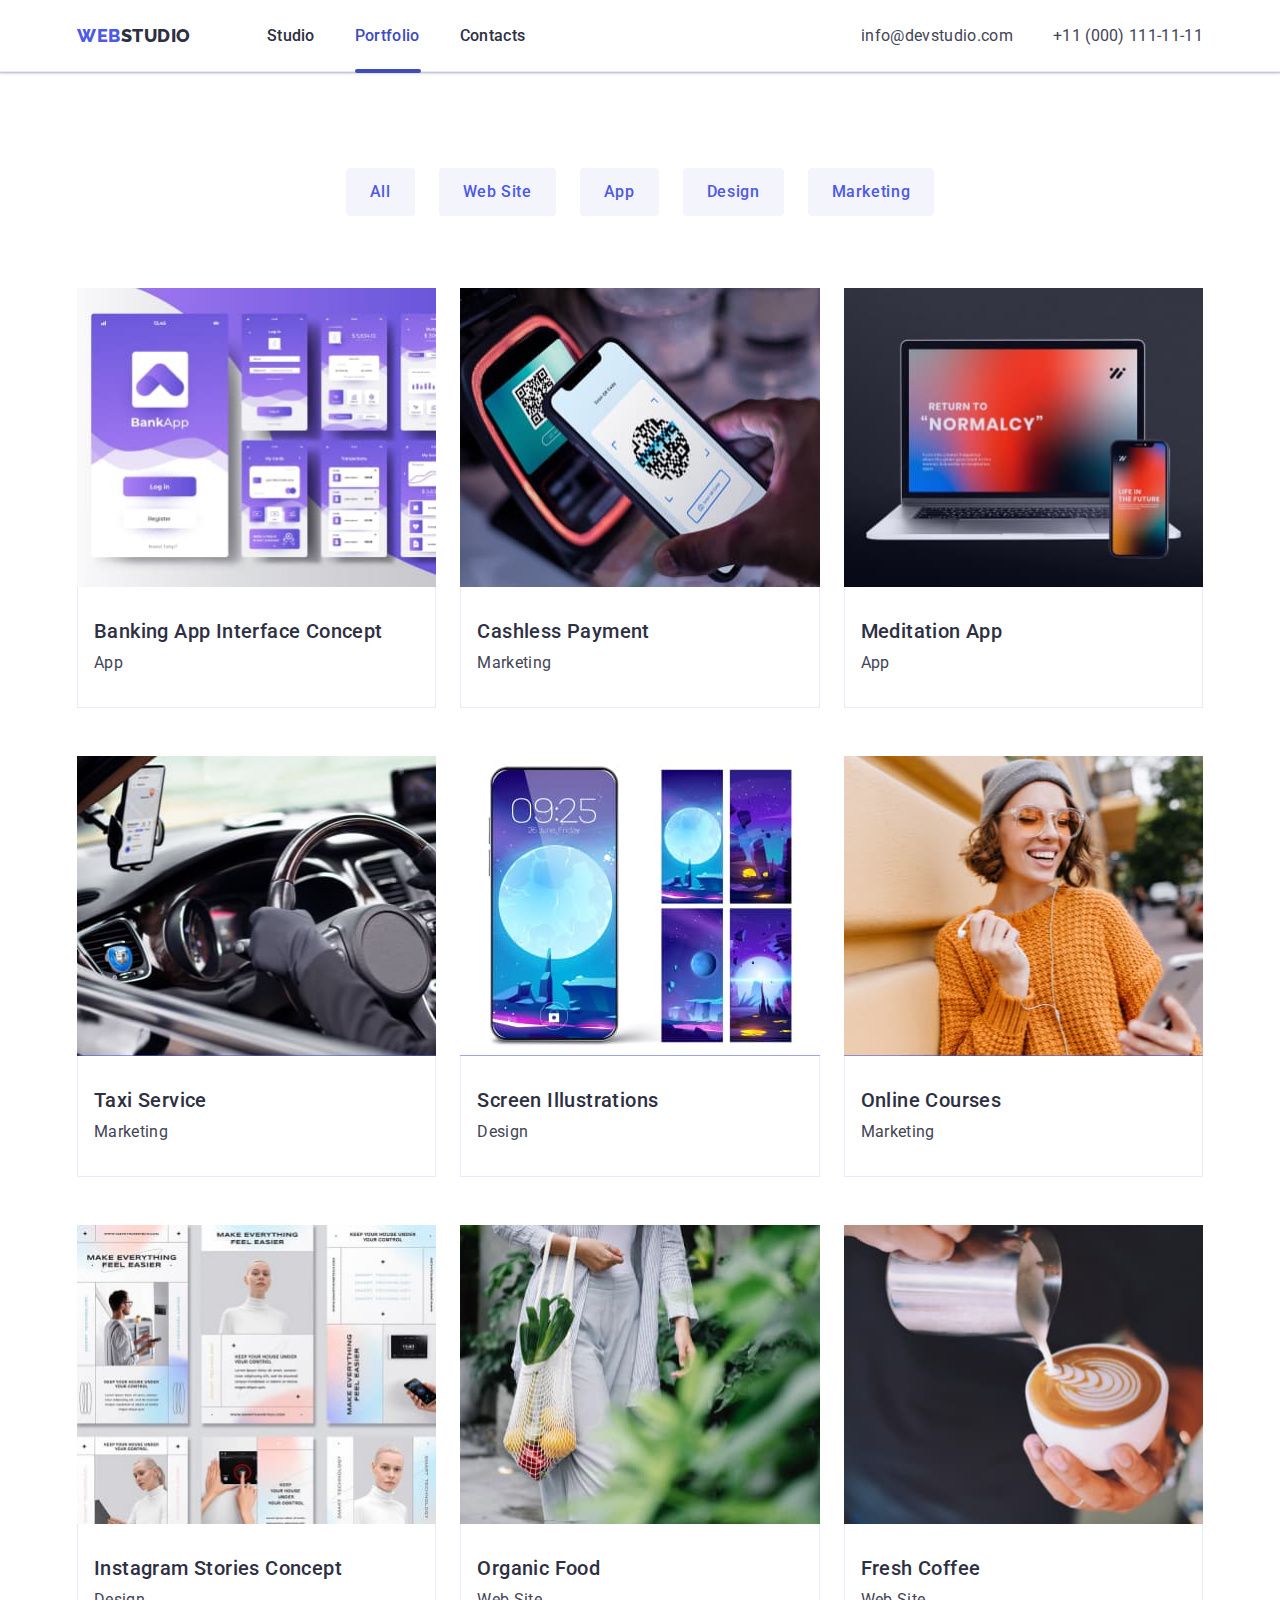
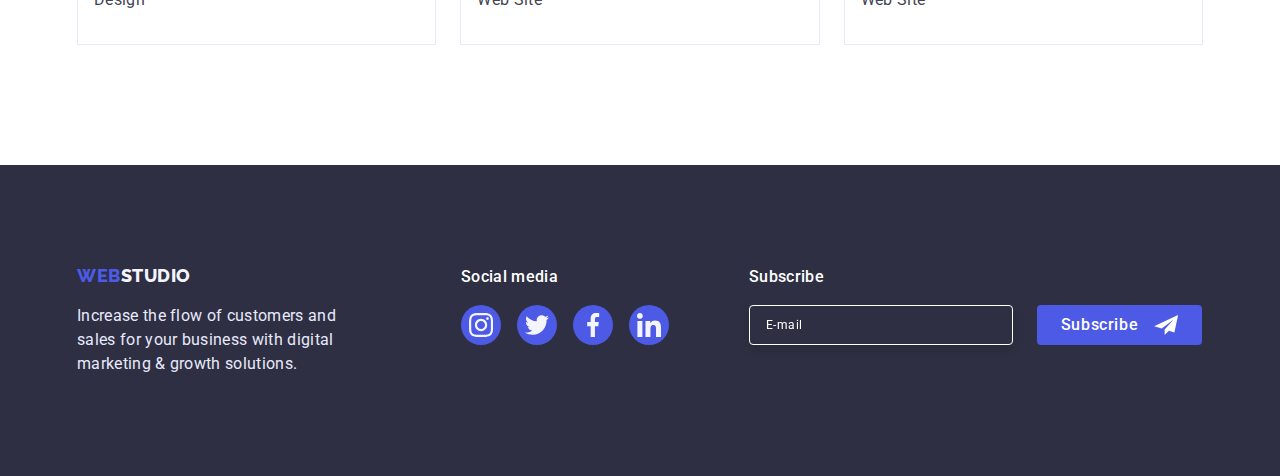
<file: portfolio.html>
<!DOCTYPE html>
<html lang="en">
<head>
    <meta charset="UTF-8">
    <meta http-equiv="X-UA-Compatible" content="IE=edge">
    <meta name="viewport" content="width=device-width, initial-scale=1.0">
    <title>Portfolio</title>
    <link rel="preconnect" href="https://fonts.googleapis.com">
    <link rel="preconnect" href="https://fonts.gstatic.com" crossorigin>
    <link href="https://fonts.googleapis.com/css2?family=Raleway:wght@800&family=Roboto:wght@400;500;700;900&display=swap" rel="stylesheet">
    <link rel="stylesheet" href="https://cdnjs.cloudflare.com/ajax/libs/modern-normalize/1.1.0/modern-normalize.min.css">
    <link href="./css/styles.css" rel="stylesheet">
</head>
<body>
    <header class="header">
      <di class="header-div container">
      <nav class="header-nav">
        <a class="link logo" href="./index.html">
        Web<span class="accent">Studio</span>
          </a>
          <ul class="header-list list">
            <li class="header-item">
              <a class="header-link link" href="./index.html">Studio</a>
            </li>
            <li class="header-item">
              <a class="stick-port header-active header-link link" href="./portfolio.html">Portfolio</a>
            </li>
            <li class="header-item">
              <a class="header-link link" href="">Contacts</a>
            </li>
          </ul>
        </nav>
        <address class="header-add">
          <ul class="add-list list">
            <li class="header-mail link"><a class="header-contacts link" href="mailto:info@devstudio.com">info@devstudio.com</a></li>
            <li class="header-number link"><a class="header-contacts link" href="tel:+110001111111">+11 (000) 111-11-11</a></li>
          </ul>
          </div>
        </address>
      </header>
      <main>
        <section class="buttons-list">
          <div class="container">
          <h1 class="visually-hidden">joke</h1>
          <ul class="buttons-ul list">
            <li>
              <button class="buttons" type="button">All</button>
            </li>
            <li>
              <button class="buttons" type="button">Web Site</button>
            </li>
            <li>
              <button class="buttons" type="button">App</button>
            </li>
            <li>
              <button class="buttons" type="button">Design</button>
            </li>
            <li>
              <button class="buttons" type="button">Marketing</button>
            </li>
          </ul>
          <ul class="port-list list">
            <li class="port-item">
              <a class="port-a link" href="#">
                <div class="port-top-wrap">
                <img class="port-img" src="./images/bank.jpg" width="360" height="300" alt="bank">
                <p class="port-cover-text">
                  14 Stylish and User-Friendly App Design Concepts · 
                  Task Manager App · Calorie Tracker App · 
                  Exotic Fruit Ecommerce App · Cloud Storage App
                </p>
                </div>
                <div class="port-border">
                <h2 class="port-name">Banking App Interface Concept</h2>
                <p class="port-category">App</p>
                </div>
              </a>
            </li>
            <li class="port-item">
              <a class="port-a link" href="#">
                <div class="port-top-wrap">
                <img class="port-img link" src="./images/payment.jpg" width="360" height="300" alt="payment">
                <p class="port-cover-text">
                  14 Stylish and User-Friendly App Design Concepts · 
                  Task Manager App · Calorie Tracker App · 
                  Exotic Fruit Ecommerce App · Cloud Storage App
                </p>
                </div>
                <div class="port-border">
                <h2 class="port-name">Cashless Payment</h2>
                <p class="port-category">Marketing</p>
                </div>
              </a>
            </li>
            <li class="port-item">
              <a class="port-a link" href="#">
                <div class="port-top-wrap">
                <img class="port-img link" src="./images/meditation.jpg" width="360" height="300" alt="meditation">
                <p class="port-cover-text">
                  14 Stylish and User-Friendly App Design Concepts · 
                  Task Manager App · Calorie Tracker App · 
                  Exotic Fruit Ecommerce App · Cloud Storage App
                </p>
                </div>
                <div class="port-border">
                <h2 class="port-name">Meditation App</h2>
                <p class="port-category">App</p>
                </div>
            </a>
            </li>
            <li class="port-item">
              <a class="port-a link" href="#">
                <div class="port-top-wrap">
                <img class="port-img link" src="./images/taxi.jpg" width="360" height="300" alt="taxi">
                <p class="port-cover-text">
                  14 Stylish and User-Friendly App Design Concepts · 
                  Task Manager App · Calorie Tracker App · 
                  Exotic Fruit Ecommerce App · Cloud Storage App
                </p>
                </div>
                <div class="port-border">
                <h2 class="port-name">Taxi Service</h2>
                <p class="port-category">Marketing</p>
                </div>
            </a>
            </li>
            <li class="port-item">
              <a class="port-a link" href="#">
                <div class="port-top-wrap">
                <img class="port-img link" src="./images/screen.jpg" width="360" height="300" alt="screen">
                <p class="port-cover-text">
                  14 Stylish and User-Friendly App Design Concepts · 
                  Task Manager App · Calorie Tracker App · 
                  Exotic Fruit Ecommerce App · Cloud Storage App
                </p>
                </div>
                <div class="port-border">
                <h2 class="port-name">Screen Illustrations</h2>
                <p class="port-category">Design</p>
                </div>
              </a>
            </li>
            <li class="port-item">
              <a class="port-a link" href="#">
                <div class="port-top-wrap">
                <img class="port-img link" src="./images/courses.jpg" width="360" height="300" alt="courses">
                <p class="port-cover-text">
                  14 Stylish and User-Friendly App Design Concepts · 
                  Task Manager App · Calorie Tracker App · 
                  Exotic Fruit Ecommerce App · Cloud Storage App
                </p>
                </div>
                <div class="port-border">
                <h2 class="port-name">Online Courses</h2>
                <p class="port-category">Marketing</p>
                </div>
              </a>
            </li>
            <li class="port-item">
              <a class="port-a link" href="#">
                <div class="port-top-wrap">
                <img class="port-img link" src="./images/insta.jpg" width="360" height="300" alt="insta">
                <p class="port-cover-text">
                  14 Stylish and User-Friendly App Design Concepts · 
                  Task Manager App · Calorie Tracker App · 
                  Exotic Fruit Ecommerce App · Cloud Storage App
                </p>
                </div>
                <div class="port-border">
                <h2 class="port-name">Instagram Stories Concept</h2>
                <p class="port-category">Design</p>
                </div>
              </a>
            </li>
            <li class="port-item">
              <a class="port-a link" href="#">
                <div class="port-top-wrap">
                <img class="port-img link" src="./images/food.jpg" width="360" height="300" alt="food">
                <p class="port-cover-text">
                  14 Stylish and User-Friendly App Design Concepts · 
                  Task Manager App · Calorie Tracker App · 
                  Exotic Fruit Ecommerce App · Cloud Storage App
                </p>
                </div>
                <div class="port-border">
                <h2 class="port-name">Organic Food</h2>
                <p class="port-category">Web Site</p>
                </div>
              </a>
            </li>
            <li class="port-item">
              <a class="port-a link" href="#">
                <div class="port-top-wrap">
                <img class="port-img link" src="./images/coffee.jpg" width="360" height="300" alt="coffee">
                <p class="port-cover-text">
                  14 Stylish and User-Friendly App Design Concepts · 
                  Task Manager App · Calorie Tracker App · 
                  Exotic Fruit Ecommerce App · Cloud Storage App
                </p>
                </div>
                <div class="port-border">
                <h2 class="port-name">Fresh Coffee</h2>
                <p class="port-category">Web Site</p>
                </div>
              </a>
            </li>
          </ul>
        </div>
        </section>
      </main>
      <footer class="footer">
        <div class="container footer-div">
          <div class="footer-main">
          <a class="link logo" href="./index.html">
          Web<span class="accent-footer">Studio</span>
          </a>
        <p class="footer-text">
          Increase the flow of customers and sales for your business with digital
          marketing & growth solutions.
        </p>
          </div>
        <div class="footer-soc-div">
          <p class="footer-p">Social media</p>
          <ul class="footer-soc list">
            <li class="footer-li">
              <a class="footer-link link" href="">
                <svg width="24" height="24" class="footer-soc-icon">
                  <use href="./images/icons.svg#icon-instagram-2"></use>
                </svg>
              </a>
            </li>
            <li class="footer-li">
              <a class="footer-link link" href="">
                <svg width="24" height="24" class="footer-soc-icon">
                  <use href="./images/icons.svg#icon-twitter-1"></use>
                </svg>
              </a>
            </li>
            <li class="footer-li">
              <a class="footer-link link" href="">
                <svg width="24" height="24" class="footer-soc-icon">
                  <use href="./images/icons.svg#icon-facebook-1"></use>
                </svg>
              </a>
            </li>
            <li class="footer-li">
              <a class="footer-link link" href="">
                <svg width="24" height="24" class="footer-soc-icon">
                  <use href="./images/icons.svg#icon-linkedin-1"></use>
                </svg>
              </a>
            </li>
          </ul>
        </div>
        <div class="footer-sub">
          <p class="subscribe-p">Subscribe</p>
          <form class="footer-form">
              <input class="footer-input" type="text" placeholder="E-mail" />
              <button type="submit" class="footer-button">Subscribe
              <svg width="24" height="20" class="footer-tg">
                <use href="./images/icons.svg#icon-tg"></use>
              </svg>
            </button>
          </form>
        </div>
      </div>
    </footer>
</body>
</html>
</file>
<file: css/styles.css>
body {
    font-family: 'Roboto', sans-serif;
    color: var(--gray-color);}
.logo {
        font-family: "Raleway", sans-serif;
        font-weight: 800;
        font-size: 18px;
        line-height: 1.17;
        letter-spacing: 0.03em;
        text-transform: uppercase;
        color: var(--brand-color);
        margin: 0;padding: 0;
        margin-right: 76px;
      }
.header{background-color: var(--white-color);
    /*border-bottom: 1px solid var(--lighter-color);
    box-shadow: 
    0px 2px 1px rgba(46, 47, 66, 0.08), 
    0px 1px 1px rgba(46, 47, 66, 0.16), 
    0px 1px 6px rgba(46, 47, 66, 0.08);*/}
.header-link{
    color: var(--darker-color);
    font-weight: 500;
    font-size: 16px;
    line-height: 1.5;
    letter-spacing: 0.02em;
    position: relative; 
    padding-top: 24px;
    padding-bottom: 24px;
    display: block;}
.header-link::after{display: block;
                    width: 100%;
                    content: '';
                    position: absolute;
                    left: 0;
                    margin-bottom: -1px;
                    bottom: 0;
                    height: 4px;
                    background: var(--violet-color);
                    border-radius: 2px;
                    transform: scaleX(0);
                    transition: transform 250ms cubic-bezier(0.4, 0, 0.2, 1);}
.header-link:hover, .header-link:focus{color: var(--violet-color);}
.header-link:hover::after{transform: scaleX(1);}
.header-active{color: var(--violet-color);}
.stick::before{content: ""; 
    width: 48px;
    height: 4px;
    display: block;
    background-color: var(--violet-color);
    position: absolute;
    border-radius: 2px;
    bottom: -1px;}
.stick-port::before{content: ""; 
    width: 66px;
    height: 4px;
    display: block;
    background-color: var(--violet-color);
    position: absolute;
    border-radius: 2px;
    bottom: -1px;}
/*.header-div{display: flex;}*/
.header-list{gap: 40px;
             margin: 0; padding: 0;
             display: none;}
.header-item{display: none;}
.header-nav{/*display: flex;*/
            /*display: none;*/
            align-items: center;
            /*padding-top: 24px;
            padding-bottom: 24px;*/}
.header-contacts{color: var(--gray-color); 
                 font-style: normal;
                 transition: color 250ms cubic-bezier(0.4, 0, 0.2, 1);
                 flex-wrap: wrap;}
.header-contacts:hover, .header-contacts:focus{color: var(--violet-color);}
.header-add{list-style: none;
            display: none;
            font-style: normal; 
            /*margin-left: 332px;*/ 
            /*padding-top: 24px; 
            padding-bottom: 24px;*/}
.header-but-menu{display: flex;
                 background: none;
                 border: none;
                 margin-left: auto;
                 align-items: center;
                 justify-content: center;
                 padding: 0;}
.header-menu{stroke: var(--darker-color);
             margin-left: auto;}
.header-mail{margin-right: 40px;
    font-size: 16px;
    line-height: 1.5;
    letter-spacing: 0.02em;
    color: var(--gray-color);
    padding: 0;}
.header-number{
    font-size: 16px;
    line-height: 1.5;
    letter-spacing: 0.02em;
    color: var(--gray-color);
    text-transform: uppercase;
    margin-right: 156px;
    margin: 0;
    padding: 0;}

/*____SECTION ONE____*/

.sec-one{background-color: var(--darker-color);
        background-image: linear-gradient( rgba(46, 47, 66, 0.7),  
        rgba(46, 47, 66, 0.7)), url(../images/people-office.jpg);
        background-repeat: no-repeat;
        text-align: center;
        /*background-position: center;*/
        background-size: cover;
        margin-left: auto;
        margin-right: auto;
        margin: 0 auto;
        /*width: 100%;*/
        height: 600px;
        background-position: 50% 50%;
        padding-top: 188px;
        padding-bottom: 188px;}
.div-one{display: flex;
         flex-direction: column;}
.container{/*width: 1158px;*/
            width: 100%;
            /*padding-right: 15px;
            padding-left: 15px;*/
            margin-left: auto;
            margin-right: auto;}
.sec-h-one{/*width: 496px;*/
    font-weight: 700;
    font-size: 26px;
    /*font-size: 56px;*/
    line-height: 1.07;
    text-align: center;
    letter-spacing: 0.02em;
    color: var(--white-color);
    margin: 0 auto;}
.sec-button{background-color: var(--brand-color);
    font-weight: 500;
    line-height: 1.5;
    font-size: 16px;
    letter-spacing: 0.04em;
    font-family: "Roboto", sans-serif;
    cursor: pointer;
    color: var(--white-color);
    max-width: 150px;
    margin: 0 auto;
    /*margin-top: 50px;*/
    width: 169px;
    height: 56px;
    border: none;
    margin-top: 72px;
    border-radius: 4px;
    transition: background-color 250ms cubic-bezier(0.4, 0, 0.2, 1);}
.sec-button:hover, .sec-button:focus{background-color: var(--violet-color); color: var(--white-color);}
.link{text-decoration: none;}
.list{list-style: none;
    display: flex;
    align-items: center;
    margin: 0; 
    padding: 0;}

/*____SECTION TWO____*/

.sec-two{padding: 120px 0 120px 0; margin: 0 auto;}
.visually-hidden{position: absolute;
                width: 1px;
                height: 1px;
                margin: -1px;
                border: 0;
                padding: 0;
                white-space: nowrap;    
                clip-path: inset(100%);
                clip: rect(0 0 0 0);
                overflow: hidden;}
.sec-two-list{gap: 72px;
              padding: 0; 
              margin: 0;
              display: flex;
              flex-direction: column;}
.sec-two-li{/*width: calc((100% - 72px) / 4);*/
            width: 100%;}
.sec-two-item{padding: 0;margin: 0 auto;
    margin-bottom: 8px;
    font-weight: 500;
    letter-spacing: 0.02em;
    font-size: 20px;
    line-height: 1.2;
    color: var(--darker-color);
    font-weight: 700;
    font-size: 36px;
    line-height: 1.1;
    letter-spacing: 0.02em;
    text-transform: capitalize;
    justify-content: center;
    align-items: center;
    text-align: center;}
.sec-two-text{margin: 0;padding: 0;
    font-size: 16px;
    line-height: 1.5;
    letter-spacing: 0.02em;
    color: var(--gray-color);
    font-weight: 500;
    font-size: 16px;
    line-height: 1.5;
    letter-spacing: 0.02em;}
.div-two{width: 264px;
         height: 112px;
         background-color: var(--light-color);
         margin-bottom: 8px;
         display: none;
         align-items: center;
         justify-content: center;
         border-radius: 4px;}
.scores-icon{display: flex;
             justify-content: center;}

/*____SECTION THREE____*/


img{width: 100%; height: auto; display: block;}
.sec-three{padding-bottom: 120px; display: none; margin: 0 auto;}
.sec-three-list{gap: 24px;
                flex-wrap: wrap;
                margin: 0;
                padding: 0;}
.sec-three-h-two{margin: 0;
    margin-bottom: 72px;
    font-weight: 700;
    font-size: 36px;
    line-height: 1.11;
    text-align: center;
    letter-spacing: 0.02em;
    text-transform: capitalize;
    color: var(--darker-color);}
.sec-three-item{width: 100%;}

/*____SECTION FOUR____*/

.sec-four{background-color: var(--light-color);
    padding-top: 120px;
    padding-bottom: 120px;margin: 0 auto;}
    .sec-four .list{justify-content: center;}
.section{padding-top: 96px; 
         padding-bottom: 96px;}
.sec-four-item{background-color: var(--white-color);
                width: 264px;
                border-radius: 0px 0px 4px 4px;
                box-shadow: 0px 1px 6px rgba(46, 47, 66, 0.08), 0px 1px 1px rgba(46, 47, 66, 0.16), 0px 2px 1px rgba(46, 47, 66, 0.08);}
.sec-four-h-two{font-size: 36px;
                line-height: 1.11;
                text-align: center;
                letter-spacing: 0.02em;
                text-transform: capitalize;
                color:  var(--darker-color);
                margin: 0 auto;
                margin-bottom: 72px;}
.sec-four-list{gap: 72px; 
               padding: 0; 
               margin: 0;
               display: flex;
               flex-wrap: wrap;}
.sec-four-name{
    margin: 0;
    font-weight: 500;
    font-size: 20px;
    line-height: 1.2;
    text-align: center;
    letter-spacing: 0.02em;
    color: var(--darker-color);}
.sec-four-work{padding: 0; margin: 0;
    font-size: 16px;
    line-height: 1.5;
    text-align: center;
    letter-spacing: 0.02em;
    color: var(--gray-color);
    margin-top: 8px;
    margin-bottom: 8px;}
.sec-four-block{padding-top: 32px; padding-bottom: 32px;}
/*.workers-soc-list{display: flex;
                  justify-content: center;
                  gap: 24px;}
.workers-soc-item{width: 40px;
                  height: 40px;}
.workers-soc-link{width: 100%;
                  height: 100%;
                  border-radius: 50%;
                  background-color: var(--brand-color);
                  display: flex;
                  align-items: center;
                  justify-content: center;
                  transition: background-color 250ms cubic-bezier(0.4, 0, 0.2, 1);}*/
.workers-soc-link:hover, .workers-soc-link:focus{background-color: var(--violet-color);}
.workers-soc-icon{fill: var(--light-color);}

/*____SECTION FIVE____*/

.sec-five{padding-top: 120px;
          padding-bottom: 120px;margin: 0 auto;}
.sec-five-h-two{margin: 0;
    margin-bottom: 72px;
    font-weight: 700;
    font-size: 36px;
    line-height: 1.11;
    text-align: center;
    letter-spacing: 0.02em;
    text-transform: capitalize;
    color: var(--darker-color);}
.sec-five-list{display: flex;
               justify-content: center;
               gap: 16px 72px;
               flex-wrap: wrap;}
.customer-link{width: 168px;
               height: 88px;
               border: 1px solid var(--light-gray-color);
               border-radius: 4px;
               display: flex;
               align-items: center;
               justify-content: center;
               transition: border 250ms cubic-bezier(0.4, 0, 0.2, 1);
               transition: fill 250ms cubic-bezier(0.4, 0, 0.2, 1);}
.customer-link:hover .customer-icon{fill: var(--violet-color);}
.customer-link:focus .customer-icon{fill: var(--violet-color);}
.customer-link:hover, .customer-link:focus{border-color: var(--violet-color);}
.customer-icon{fill: var(--light-gray-color);}

/*____FOOTER____*/

.footer{background-color: var(--darker-color);
    /*padding-top: 100px;
    padding-bottom: 100px;*/}
footer .logo{margin: 0;}
.footer-text{margin: 0 auto;
    margin-top: 18px;
    font-size: 16px;
    line-height: 1.5;
    letter-spacing: 0.02em;
    color: var(--lighter-color);
    width: 264px;}
/*.footer-div{display: flex;}*/
.footer-soc-div{margin-left: 120px;}
.footer-p{color: var(--white-color);
                margin: 0;
                padding: 0;
                font-weight: 500;
                font-size: 16px;
                line-height: 1.5;
                letter-spacing: 0.02em;}
.footer-soc{display: flex;
            gap: 16px;
            margin-top: 16px;}
.footer-li{width: 40px;
           height: 40px;}
.footer-link{width: 100%;
    height: 100%;
    border-radius: 50%;
    background-color: var(--brand-color);
    display: flex;
    align-items: center;
    justify-content: center;
    transition: 250ms cubic-bezier(0.4, 0, 0.2, 1);}
.footer-link:hover, .footer-link:focus{background-color: var(--green-color);}
.footer-sub{margin-left: 80px;
            margin-right: 0;}
.subscribe-p{color: var(--white-color);
    margin: 0;
    padding: 0;
    font-weight: 500;
    font-size: 16px;
    line-height: 1.5;
    letter-spacing: 0.02em;}
.footer-form{/*display: flex;*/ margin-top: 16px;}
.footer-input{border: 1px solid var(--white-color);
              filter: drop-shadow(0px 4px 4px rgba(0, 0, 0, 0.15));
              border-radius: 4px;
              background: var(--darker-color);
              /*width: 264px;*/
              height: 40px;
              color: var(--white-color);
              font-size: 12px;
              line-height: 24px;
              letter-spacing: 0.04em;
              padding-left: 16px;}
.footer-input::placeholder{color: var(--white-color);}
.footer-button{background-color: var(--brand-color);
    font-weight: 500;
    line-height: 1.5;
    font-size: 16px;
    letter-spacing: 0.04em;
    font-family: "Roboto", sans-serif;
    cursor: pointer;
    color: var(--white-color);
    margin: 0 auto;
    margin-left: 24px;
    width: 165px;
    height: 40px;
    display: flex;
    justify-content: center;
    align-items: center;
    gap: 16px;
    border: none;
    border-radius: 4px;
    transition: background-color 250ms cubic-bezier(0.4, 0, 0.2, 1);}
.footer-button:hover, .footer-button:focus{background-color: var(--violet-color); color: var(--white-color);}
.footer-tg{fill: var(--white-color);}

    
    /*_____PORTFOLIO PAGE_____*/


.buttons:hover, .buttons:focus{background-color: var(--violet-color); 
                color: var(--white-color);
                box-shadow: 0px 3px 1px rgba(0, 0, 0, 0.1), 
                0px 2px 1px rgba(0, 0, 0, 0.08), 
                0px 2px 2px rgba(0, 0, 0, 0.12);
                border-radius: 4px;}
.buttons{font-family: "Roboto", sans-serif;
    font-weight: 500;
    font-size: 16px;
    line-height: 1.5;
    letter-spacing: 0.04em; 
    padding: 12px 24px;
    border-radius: 4px;
    cursor: pointer;
    color: var(--brand-color);
    background-color: var(--light-color);
    border: var(--lighter-color);
    transition: 250ms cubic-bezier(0.4, 0, 0.2, 1);}
.buttons-list{padding-bottom: 120px; padding-top: 96px;}
.buttons-ul{justify-content: center; 
            gap: 24px;
            margin-bottom: 72px;
            padding: 0;}
.port-border{border-bottom: 1px solid var(--lighter-color);
            border-left: 1px solid var(--lighter-color);
            border-right: 1px solid var(--lighter-color);
            padding-top: 32px;
            padding-bottom: 32px;
            padding-left: 16px;}
.port-list{ display: flex;
            flex-wrap: wrap;
            justify-content: center;
            gap: 48px 24px;
            padding: 0;
            margin: 0;
            list-style: none;}
.port-img{margin: 0; padding: 0;}
.port-top-wrap{position: relative;
               overflow: hidden;}
.port-cover-text{position: absolute;
                 top: 0;
                 font-size: 16px;
                 font-weight: 400;
                 line-height: 1.5;
                 color: var(--light-color);
                 background-color: var(--brand-color);
                 padding: 40px;
                 margin: 0;
                 height: 100%;
                 transform: translateY(100%);
                 transition: transform 250ms linear;}
.port-item{flex-basis: calc((100% - 48px) / 3);}
.port-item:hover .port-cover-text{transform: translateY(0);
                                  transition: transform 250ms linear;}
/*.port-list .link:hover, .port-list .link:focus{box-shadow: 
    0px 1px 6px rgba(46, 47, 66, 0.08), 
    0px 1px 1px rgba(46, 47, 66, 0.16), 
    0px 2px 1px rgba(46, 47, 66, 0.08);
    display: block;}*/
.port-a:hover, .port-a:focus{box-shadow: 
    0px 1px 6px rgba(46, 47, 66, 0.08), 
    0px 1px 1px rgba(46, 47, 66, 0.16), 
    0px 2px 1px rgba(46, 47, 66, 0.08);
    display: block;}
.port-name{margin: 0;
    padding: 0;
    font-weight: 500;
    font-size: 20px;
    line-height: 1.2; 
    letter-spacing: 0.02em;
    color: var(--darker-color)}
.port-category{margin: 0;
    padding: 0;
    margin-top: 8px;
    font-size: 16px;
    line-height: 1.5; 
    letter-spacing: 0.02em;
    color: var(--gray-color)}
.accent {
         color: var(--darker-color) }
.accent-footer{
         color: var(--light-color)}
:root{--brand-color: #4D5AE5;}
:root{--gray-color: #434455;}
:root{--light-color: #f4f4fd;}
:root{--lighter-color:  #E7E9FC;}
:root{--darker-color: #2E2F42;}
:root{--violet-color: #404BBF;}
:root{--white-color:  #FFFFFF;}
:root{--light-gray-color: #8E8F99;}
:root{--green-color: #31D0AA;}
:root{--window-color: #FCFCFC;}


    /*_____WINDOW-OKOSHKO_____*/


.backdrop{
    position: fixed;
    top: 0;
    width: 100%;
    height: 100%;
    background-color: rgba(46, 47, 66, 0.4);
    transition: opacity 250ms linear, visibility 250ms linear;}
.modal{/*width: 408px;
    min-height: 576px;*/
    background-color: var(--window-color);
    box-shadow: 0px 1px 1px rgba(0, 0, 0, 0.14), 0px 1px 3px rgba(0, 0, 0, 0.12), 0px 2px 1px rgba(0, 0, 0, 0.2);
    border-radius: 4px;
    position: absolute;
    top: 50%;
    left: 50%;
    transform: translate(-50%, -50%) scale(1);
    transition: transform 250ms cubic-bezier(0.4, 0, 0.2, 1);
    /*padding: 24px;*/}
.backdrop.is-hidden .modal{transform: translate(-50%, -50%) scale(5);}
.modal-button{display: flex;
              width: 24px; height: 24px;
              justify-content: center;
              align-items: center;
              margin-left: auto;
              background-color: var(--lighter-color);
              border: 1px solid rgba(0, 0, 0, 0.1);
              border-radius: 50%;
              cursor: pointer;
              margin-bottom: 24px; 
              transition: 250ms cubic-bezier(0.4, 0, 0.2, 1);}
.modal-button:hover, .modal-button:focus{background-color: var(--violet-color);}
.modal-icon{fill: var(--darker-color);}
.modal-button:hover .modal-icon{fill: var(--white-color);}
.modal-button:focus .modal-icon{fill: var(--white-color);}
.is-hidden{opacity: 0;
           visibility: hidden;
           pointer-events: none;}
.no-scroll{overflow: hidden;}


/*_____FORM SETTINGS_____*/


.modal-p{color: var(--darker-color);
         font-weight: 500;
         font-size: 16px;
         line-height: 1.5;
         text-align: center;
         letter-spacing: 0.02em;
         margin: 0; 
         margin-bottom: 16px;}
.modal-label{font-weight: 400;
             position: relative;
             align-items: center;
             font-size: 12px;
             display: block;
             line-height: 1.16;
             letter-spacing: 0.01em;
             color: var(--light-gray-color);}
.modal-input{/*width: 360px;*/
             width: 100%;
             height: 40px;
             border: 1px solid rgba(46, 47, 66, 0.4);
             border-radius: 4px;
             padding-left: 38px;
             outline: none;
             margin-top: 4px;}
/*.modal-input:valid{background-color: }
.modal-input:invalid{background-color: }*/
.modal-input:focus{border-color: var(--brand-color);}
.modal-icons{fill: var(--darker-color);
            position: absolute;
            left: 16px;
            bottom: 8px;
            transition: 250ms cubic-bezier(0.4, 0, 0.2, 1);}
.modal-input:focus + .modal-icons{fill: var(--brand-color);}
/*.modal-text{display: block;
            margin-bottom: 4px;
            font-size: 12px;
            line-height: 1.16;
            letter-spacing: 0.04em;
            color: var(--light-gray-color);}*/
.modal-textarea{/*width: 360px;*/
                width: 100%;
                resize: none;
                font-size: 12px;
                line-height: 1.16;
                letter-spacing: 0.04em;
                margin-bottom: 16px;
                margin-top: 4px;
                padding: 8px 16px ;
                height: 120px;
                border: 1px solid rgba(46, 47, 66, 0.4);
                border-radius: 4px;
                outline: none;
                transition: 250ms cubic-bezier(0.4, 0, 0.2, 1);}
.modal-textarea::placeholder{letter-spacing: 0.04em;
                             font-size: 12px;
                             line-height: 1.16;
                             color: rgba(46, 47, 66, 0.4);
                             transition: 250ms cubic-bezier(0.4, 0, 0.2, 1);}
.modal-textarea:focus{border-color: var(--brand-color);}
.modal-form-button{display: flex;
    flex-direction: row;
    border: none;
    margin: 0 auto;
    margin-top: 24px;
    gap: 10px;
    font-family: "Roboto", sans-serif;
    min-width: 169px;
    height: 56px;
    background: var(--brand-color);
    transition: 250ms cubic-bezier(0.4, 0, 0.2, 1);
    box-shadow: 0px 4px 4px rgba(0, 0, 0, 0.15);
    border-radius: 4px;
    font-weight: 500;
    font-size: 16px;
    line-height: 1.5;
    cursor: pointer;
    align-items: center;
    justify-content: center;
    letter-spacing: 0.04em;
    color: var(--white-color);}
.modal-form-button:hover, .modal-form-button:focus{background-color: var(--violet-color);}
/*.modal-wrap{position: relative;
            align-items: center;}*/
.need-flex{display: flex; align-items: center;}
.modal-text-check{display: flex;
                  margin-right: 5px;}
/*.modal-checkbox:checked + 
.modal-text-check::before{background-color: var(--violet-color);
                          border: none;
                          background-image: url();
                          background-repeat: no-repeat;
                          background-position: center;}
.modal-text-check::before{content: '';
                          width: 16px;
                          height: 16px;
                          border-radius: 2px;
                          border: 1px solid rgba(46, 47, 66, 0.4);}*/
.modal-text-check{display: flex;
                  margin-right: 5px;
                  align-items: center;}
.modal-text-check span{width: 16px;
                       height: 16px;
                       border-radius: 2px;
                       border: 1px solid rgba(46, 47, 66, 0.4);
                       display: flex;
                       align-items: center;
                       justify-content: center;
                       transition: 250ms cubic-bezier(0.4, 0, 0.2, 1);}
.modal-checkbox:checked + 
.modal-text-check span{width: 16px;
                       height: 16px;
                       background-color: var(--violet-color);
                       border: none;
                       fill: var(--white-color);}
.modal-checkbox:focus + .modal-text-check span{
    border-color: var(--violet-color);
    transition: 250ms cubic-bezier(0.4, 0, 0.2, 1);}
.modal-checkbox:hover + .modal-text-check span{
        border-color: var(--violet-color);
        transition: 250ms cubic-bezier(0.4, 0, 0.2, 1);}
.modal-policy{color: var(--brand-color); 
              transition: 250ms cubic-bezier(0.4, 0, 0.2, 1);}
.modal-policy:hover, .modal-policy:focus{color: var(--violet-color);}
.modal-privacy{margin-left: 8px;
      font-size: 12px;
      /*line-height: 1.16;*/
      letter-spacing: 0.04em;
      color: var(--light-gray-color);}
.modal-fill{margin-bottom: 8px;}


/*WINDOW MENU FORM SETTINGS*/


.menu-toggle {display: flex;
    width: 24px; height: 24px;
    /*margin-top: 24px;
    margin-right: 24px;*/
    justify-content: center;
    align-items: center;
    margin-left: auto;
    background-color: var(--lighter-color);
    border: 1px solid rgba(0, 0, 0, 0.1);
    border-radius: 50%;}
.menu-icon{fill: var(--darker-color);}
  
  @media (min-width: 768px) {
    .menu-container {
      display: none;}}
  
  .menu-toggle:hover,
  .menu-toggle:focus {
    background-color: rgba(0, 0, 0, 0.1);}
  
  .menu-container {
    position: fixed;
    top: 0;
    left: 0;
    display: flex;
    flex-direction: column;
    width: 100vw;
    height: 100vh;
    padding: 32px;
    background-color: var(--white-color);
    z-index: 999;
    transform: translateX(100%);
    transition: transform 250ms ease-in-out;}
  
  .menu-container.is-open {
    transform: translateX(0);}
  
  .menu-container .menu-toggle {
    position: absolute;
    top: 16px;
    right: 16px;
    color: var(--brand-color);}
  
  .mobile-menu {

    padding: 0;
    margin: 0;
    /*margin-left: 40px;*/
    list-style: none;
    margin-bottom: auto;}
  
  .mobile-menu .link {
    display: block;
    color: var(--darker-color);
    text-decoration: none;}

    .mobile-menu-li1{margin-top: 32px; 
                     margin-bottom: 40px;}
    .mobile-menu-li2{margin-bottom: 40px;}
    .mobile-menu-li3{margin-bottom: 0px;}
    .mob-menu-page1{font-family: 'Roboto';
                    font-style: normal;
                    font-weight: 700;
                    font-size: 36px;
                    line-height: 1.1;
                    letter-spacing: 0.02em;
                    text-transform: capitalize;}
    .mob-menu-page2{font-family: 'Roboto';
                    font-style: normal;
                    font-weight: 700;
                    font-size: 36px;
                    line-height: 1.1;
                    letter-spacing: 0.02em;
                    text-transform: capitalize;}
    .mob-menu-page3{font-family: 'Roboto';
                    font-style: normal;
                    font-weight: 700;
                    font-size: 36px;
                    line-height: 1.1;
                    letter-spacing: 0.02em;
                    text-transform: capitalize;}
    .mob-menu-page1:hover{color: var(--violet-color);}
    .mob-menu-page2:hover{color: var(--violet-color);}
    .mob-menu-page3:hover{color: var(--violet-color);}
    .mob-menu-page1:focus{color: var(--violet-color);}
    .mob-menu-page2:focus{color: var(--violet-color);}
    .mob-menu-page3:focus{color: var(--violet-color);}

    .mobile-contacts{list-style: none;
                     padding-inline-start: 0px;
                     margin-block-start: 0;
                     margin-block-end: 0;}
    .mob-number{font-family: 'Roboto';
        font-style: normal;
        font-weight: 700;
        font-size: 26px;
        line-height: 1.1;
        letter-spacing: 0.02em;
        text-transform: capitalize;
        color: var(--brand-color);}
    .mob-mail{margin-top: 40px;
        font-family: 'Roboto';
        font-style: normal;
        font-weight: 500;
        font-size: 20px;
        line-height: 1.2;
        letter-spacing: 0.02em;}
    .menu-mob-mail{color: var(--gray-color);}

.menu-soc{display: flex;
          gap: 56px;
          margin-top: 48px;}
.menu-li{width: 40px;
         height: 40px;}
.menu-link{width: 100%;
           height: 100%;
           border-radius: 50%;
           background-color: var(--brand-color);
           display: flex;
           align-items: center;
           justify-content: center;}


/*ADAPTATION 320|428*/


    .container{width: 100%;}
    .sec-one{background-image: linear-gradient( rgba(46, 47, 66, 0.7),  
        rgba(46, 47, 66, 0.7))}
        .sec-h-one{text-align: center;
            /*width: 320px;*/
            /*font-size: 36px;*/
            line-height: 1.1;
            text-transform: capitalize;}
    .sec-two-text{font-size: 16px;
        line-height: 1.5;
        letter-spacing: 0.02em;}
    .workers-soc-item{width: 40px;
            height: 40px;}
    .workers-soc-link{width: 100%;
            height: 100%;
            border-radius: 50%;
            background-color: var(--brand-color);
            display: flex;
            align-items: center;
            justify-content: center;
            transition: background-color 250ms cubic-bezier(0.4, 0, 0.2, 1);}
    .workers-soc-list{display: flex;
                justify-content: center;
                gap: 24px;}

@media screen and (max-width: 428px) {
    .menu-soc{gap: 24px;} 
}

@media screen and (min-width: 428px) {
    .mob-number{font-size: 36px;}
    .sec-h-one{font-size: 36px;
                width: 320px;}
}

@media screen and (min-width: 320px){
    .header{padding-top: 24px; 
            padding-bottom: 24px;
            }
    .header-list{display: none;}
    .header-div{display: flex;}
    .header-nav{display: flex;}
    .header-but-menu{display: flex;}
    header .logo{margin-right: 0;}
    .sec-one{background-image: linear-gradient( rgba(46, 47, 66, 0.7),  
        rgba(46, 47, 66, 0.7)), url(../images/mob.jpg)}
        @media (min-device-pixel-ratio: 2), (-webkit-min-device-pixel-ratio: 2),
        (min-resolution: 192dpi), (min-resolution: 2dppi){
            .sec-one{background-image: linear-gradient( rgba(46, 47, 66, 0.7),  
        rgba(46, 47, 66, 0.7)), url(../images/mobx2.jpg)}
        }
    .sec-one{/*width: 100%;*/
            max-width: 100%;
            height: 432px;
            padding-top: 112px;
            padding-bottom: 112px;}
    .sec-h-one{text-align: center;
        /*width: 320px;*/
        /*font-size: 36px;*/
        line-height: 1.1;
        text-transform: capitalize;}
    .sec-button{margin-top: 72px;}
    .container{max-width: 428px;
               margin-left: auto;
               margin-right: auto;
               padding-left: 16px; 
               padding-right: 16px;}
    .workers-soc-list{justify-content: space-evenly;}
    .sec-two-li{/*width: calc((100% - 72px) / 1);*/
                width: 100%;}
    .sec-two-list{flex-wrap: wrap;
                  gap: 72px;}
    .sec-two-item{font-weight: 700;
        font-size: 36px;
        line-height: 1.1;
        letter-spacing: 0.02em;
        text-transform: capitalize;
        justify-content: center;
        align-items: center;
        text-align: center;}
    .sec-two-text{font-weight: 500;
        font-size: 16px;
        line-height: 1.5;
        letter-spacing: 0.02em;
        }
    .sec-three{padding-bottom: 120px; display: none;}
.sec-three-list{gap: 24px;
                flex-wrap: wrap;
                margin: 0;
                display: none;
                padding: 0;}
.sec-five-list{gap: 72px 16px;}
.sec-three-h-two{margin: 0;
    display: none;
    margin-bottom: 72px;
    font-weight: 700;
    font-size: 36px;
    line-height: 1.11;
    text-align: center;
    letter-spacing: 0.02em;
    text-transform: capitalize;
    color: var(--darker-color);}
.sec-three-item{width: 100%;}
.sec-four-list{gap: 72px;}
.sec-four .list{justify-content: center;}
img{max-width: 100%; height: auto; display: block;}
.workers-soc-list{display: flex;
    justify-content: center;
    gap: 24px;}
.workers-soc-item{width: 40px;
    height: 40px;}
.workers-soc-link{width: 100%;
    height: 100%;
    border-radius: 50%;
    background-color: var(--brand-color);
    display: flex;
    align-items: center;
    justify-content: center;
    transition: background-color 250ms cubic-bezier(0.4, 0, 0.2, 1);}
    .footer-div{flex-wrap: wrap;
                align-items: center;
                /*justify-content: center;*/
                /*justify-content: center;*/
                /*display: flex;
                flex-direction: column;
                gap: 72px;*/
                }
.footer-main{margin-bottom: 72px;}
.customer-link{width: 190px;}
.footer-soc{justify-content: center;}
.footer-soc-div{align-items: center;
                justify-content: center;
                margin-left: 0px;
                margin-bottom: 72px;}
.footer-input{width: 100%;
              opacity: 0.3;}
.footer-sub{margin-left: 0px;
            margin-right: 0;}
.footer-p{text-align: center;}
.subscribe-p{text-align: center;}
.footer-button{margin-top: 16px;
               margin-left: auto;}
.footer .logo{display: flex;
              justify-content: center;
              align-items: center;}
.modal{width: 100%;
       max-width: 408px; 
       /*height: 576px;*/
       padding: 16px;}
.modal-button{margin-right: 8px;    
              margin-top: 8px;}
/*если будет ошибка с кнопкой закрывания, то топ 8 удалить*/
}

/*ADAPTATION 768*/

@media screen and (min-width: 768px){
        .header{border-bottom: 1px solid var(--lighter-color);
            box-shadow: 
            0px 2px 1px rgba(46, 47, 66, 0.08), 
            0px 1px 1px rgba(46, 47, 66, 0.16), 
            0px 1px 6px rgba(46, 47, 66, 0.08);
            padding-top: 0; 
            padding-bottom: 0;
            height: 72px;}
        header .logo{margin-right: 76px;}
        .header-mail{margin-right: 0px;
            font-size: 12px;
            line-height: 1.16;
            letter-spacing: 0.04em;
            color: var(--gray-color);
            padding: 0;
            margin-bottom: 12px;}
        .header-number{
            font-size: 12px;
            line-height: 1.16;
            letter-spacing: 0.04em;
            color: var(--gray-color);
            text-transform: uppercase;
            margin-right: 156px;
            margin: 0;
            padding: 0;}
        .header-item{display: flex;}
        .sec-one{background-image: linear-gradient( rgba(46, 47, 66, 0.7),  
            rgba(46, 47, 66, 0.7)), url(../images/tabl.jpg)}
            @media (min-device-pixel-ratio: 2), (-webkit-min-device-pixel-ratio: 2),
            (min-resolution: 192dpi), (min-resolution: 2dppi){
                .sec-one{background-image: linear-gradient( rgba(46, 47, 66, 0.7),  
            rgba(46, 47, 66, 0.7)), url(../images/tablx2.jpg)}
            }
    .sec-one{width: 100%; 
             height: 436px;
             padding-top: 112px;
             padding-bottom: 112px;}
    .add-list{display: block;}
    .header-but-menu{display: none;}
    .sec-h-one{width: 496px;
        font-weight: 700;
        font-size: 56px;
        line-height: 1.07;
        text-align: center;
        letter-spacing: 0.02em;
        color: var(--white-color);
        margin: 0 auto;}
    .sec-button{margin-top: 36px;}
    .container{max-width: 768px;
               padding-left: 16px; padding-right: 16px;}
    .footer .container{max-width: 552px;
                       padding-left: 0;}
    .header-add{display: flex; 
                margin-left: auto;
                margin-top: 16px;}
    .header-nav{display: flex;}
    .header-list{display: flex;
                 }
    .workers-soc-list{justify-content: space-evenly;}
    .sec-two-li{/*width: calc((100% - 24px) / 2);*/
                width: 356px;}
    .sec-two-list{flex-wrap: wrap;
                  gap: 72px 24px;
                  /*row-gap: 72px;
                  column-gap: 24px;*/
                  flex-direction: row;}
    .sec-two-item{font-weight: 700;
        font-size: 36px;
        line-height: 1.1;
        letter-spacing: 0.02em;
        text-transform: capitalize;
        justify-content: flex-start;
        align-items: flex-start;
        text-align: left;}
    .sec-two-text{font-weight: 500;
        font-size: 16px;
        line-height: 1.5;
        letter-spacing: 0.02em;}
    .sec-five-list{gap: 72px 24px;}
    .section{top: 96px;
             padding-bottom: 96px;}
             /*.sec-four-h-two{padding-bottom: 72px;}*/
    .sec-four-item{/*width: calc((100% - 24px) / 2);*/
                   width: 264px;}
    .sec-three{padding-bottom: 120px; display: none;}
.sec-three-list{gap: 24px;
                flex-wrap: wrap;
                margin: 0;
                display: none;
                padding: 0;}
                img{width: 100%; height: auto; display: block;}
.sec-three-h-two{margin: 0;
    display: none;
    margin-bottom: 72px;
    font-weight: 700;
    font-size: 36px;
    line-height: 1.11;
    text-align: center;
    letter-spacing: 0.02em;
    text-transform: capitalize;
    color: var(--darker-color);}
.sec-three-item{width: 100%;}
.sec-four-list{gap: 64px 24px;}
.sec-four .list{justify-content: center;}
.workers-soc-list{display: flex;
    justify-content: center;
    gap: 24px;}
.workers-soc-item{width: 40px;
    height: 40px;}
.workers-soc-link{width: 100%;
    height: 100%;
    border-radius: 50%;
    background-color: var(--brand-color);
    display: flex;
    align-items: center;
    justify-content: center;
    transition: background-color 250ms cubic-bezier(0.4, 0, 0.2, 1);}
    .footer-input{width: 264px;
                  opacity: 0.3;}
    .subscribe-p{color: var(--white-color);
        padding-top: 0px;
        margin: 0;
        font-weight: 500;
        font-size: 16px;
        line-height: 1.5;
        letter-spacing: 0.02em;
        text-align: left;}
    .footer{padding-top: 96px;
            padding-bottom: 96px;}
    /*.footer{padding-left: 108px;} вроде не надо*/
    .footer-sub{margin-left: 0px;
                margin-right: 42px;
                margin-top: 72px;
                /*margin-right: 42px; так?*/}
    .footer-text{margin-bottom: 0;}
    .footer-soc-div{margin-left: 24px;
                    margin-bottom: 30px;
                /*margin-bottom: 30px; так?*/}
    .footer-soc{margin-bottom: 0;
                justify-content: start;}
    .customer-link{width: 168px;}
    .footer-form{display: flex;}
    .footer-p{text-align: left;}
    .footer-div{display: flex;}
    .footer-button{margin-top: 0;
                   margin-left: 24px;}
    .footer .logo{justify-content: flex-start;
                  align-items: flex-start;}
    .footer-main{margin-bottom: 0;}
    .modal{width: 408px;
           min-height: 576px;
           padding: 24px;}
    .modal-button{margin-right: 0px;
                  margin-top: 0;}
    }

/*ADAPTATION 1158*/

@media screen and (min-width: 1158px) {
    .header{border-bottom: 1px solid var(--lighter-color);
        box-shadow: 
        0px 2px 1px rgba(46, 47, 66, 0.08), 
        0px 1px 1px rgba(46, 47, 66, 0.16), 
        0px 1px 6px rgba(46, 47, 66, 0.08);
        padding-top: 0; 
        padding-bottom: 0;}
    .header-div{display: flex;}
    header .logo{margin-right: 76px;}
    .header-mail{margin-right: 40px;
        font-size: 16px;
        line-height: 1.5;
        letter-spacing: 0.02em;
        color: var(--gray-color);
        padding: 0;
        margin-bottom: 0;}
    .header-number{
        font-size: 16px;
        line-height: 1.5;
        letter-spacing: 0.02em;
        color: var(--gray-color);
        text-transform: uppercase;
        margin-right: 156px;
        margin: 0;
        padding: 0;}
    .header-item{display: flex;}
    .sec-one{background-image: linear-gradient( rgba(46, 47, 66, 0.7),  
        rgba(46, 47, 66, 0.7)), url(../images/people-office.jpg)}
        @media (min-device-pixel-ratio: 2), (-webkit-min-device-pixel-ratio: 2),
        (min-resolution: 192dpi), (min-resolution: 2dppi){
    .sec-one{background-image: linear-gradient( rgba(46, 47, 66, 0.7),  
        rgba(46, 47, 66, 0.7)), url(../images/people-officex2.jpg)}
        }
    .sec-one{width: 1400px;
             height: 600px;
             padding-top: 188px;
             padding-bottom: 188px;}
    .container{max-width: 1158px;
        margin: 0 auto;
        /*padding-left: 156px; padding-right: 156px;*/
        /*margin-left: 156px; margin-right: 156px;*/}
    .sec-button{margin-top: 50px;}
    .header-but-menu{display: none;}
    .add-list{display: flex;} 
    .sec-h-one{width: 496px;
        font-weight: 700;
        font-size: 56px;
        line-height: 1.07;
        text-align: center;
        letter-spacing: 0.02em;
        color: var(--white-color);
        margin: 0 auto;}
    .header-add{display: flex; 
                margin-left: auto;
                margin-top: 0;
                margin-bottom: 0;}
    .header-nav{display: flex;
        /*padding-top: 24px;
        padding-bottom: 24px;*/}
    .header-list{display: flex;}
    .sec-two-list{flex-wrap: nowrap; 
                  flex-direction: row;
                  gap: 24px;}
    .sec-two-li{width: 264px;}
    .sec-two-item{font-weight: 500;
            letter-spacing: 0.02em;
            font-size: 20px;
            line-height: 1.2;
            justify-content: flex-start;
            align-items: flex-start;
            text-align: left;}
    .sec-five-list{gap: 24px; flex-wrap: nowrap;}
    .sec-two-text{font-weight: 400;
        font-size: 16px;
        line-height: 1.5;
        letter-spacing: 0.02em;}
    .section{top: 120px;
             padding-bottom: 120px;}
    .div-two{display: flex;}
    .sec-four-item{width: calc((100% - 72px) / 4);}
    .sec-four-list{gap: 24px;}
    .workers-soc-list{justify-content: center;}
.sec-three{/*padding-bottom: 120px;*/ display: block;}
.sec-three-list{gap: 24px;
                flex-wrap: nowrap;
                margin: 0;
                display: flex;
                padding: 0;}
.sec-three-h-two{margin: 0;
    margin-bottom: 72px;
    font-weight: 700;
    display: block;
    font-size: 36px;
    line-height: 1.11;
    text-align: center;
    letter-spacing: 0.02em;
    text-transform: capitalize;
    color: var(--darker-color);}
.sec-three-item{width: 360px; height: 300px;}
img{width: 100%; height: auto; display: block;}
.footer-input{width: 264px;
              opacity: 1;}
.subscribe-p{color: var(--white-color);
    margin: 0;
    padding: 0;
    font-weight: 500;
    font-size: 16px;
    line-height: 1.5;
    letter-spacing: 0.02em;
    text-align: left;}
.footer-sub{margin-left: 80px;
            margin-right: 0;
            margin-top: 0;}
.footer-text{margin-bottom: 0;}
.customer-link{width: 168px;}
.footer{padding-left: 0;
    padding-top: 100px;
    padding-bottom: 100px;}
/*.footer-soc-div{margin-left: 120px;}*/
.footer-form{display: flex;}
.footer-soc{margin-bottom: 0;
            justify-content: start;}
.footer-p{text-align: left;}
.footer-soc-div{margin-left: 120px;
                margin-bottom: 0;}
.footer-div{align-items: flex-start;
            justify-content: flex-start;
            display: flex;}
.footer-button{margin-top: 0;
               margin-left: 24px;}
.footer .logo{justify-content: flex-start;
              align-items: flex-start;}
.footer .container{min-width: 1158px;
                   padding-left: 16px;}
.footer-main{margin-bottom: 0;}
.modal{width: 408px;
       min-height: 576px;
       padding: 24px;}
.modal-button{margin-right: 0px;
              margin-top: 0;}
}
</file>
